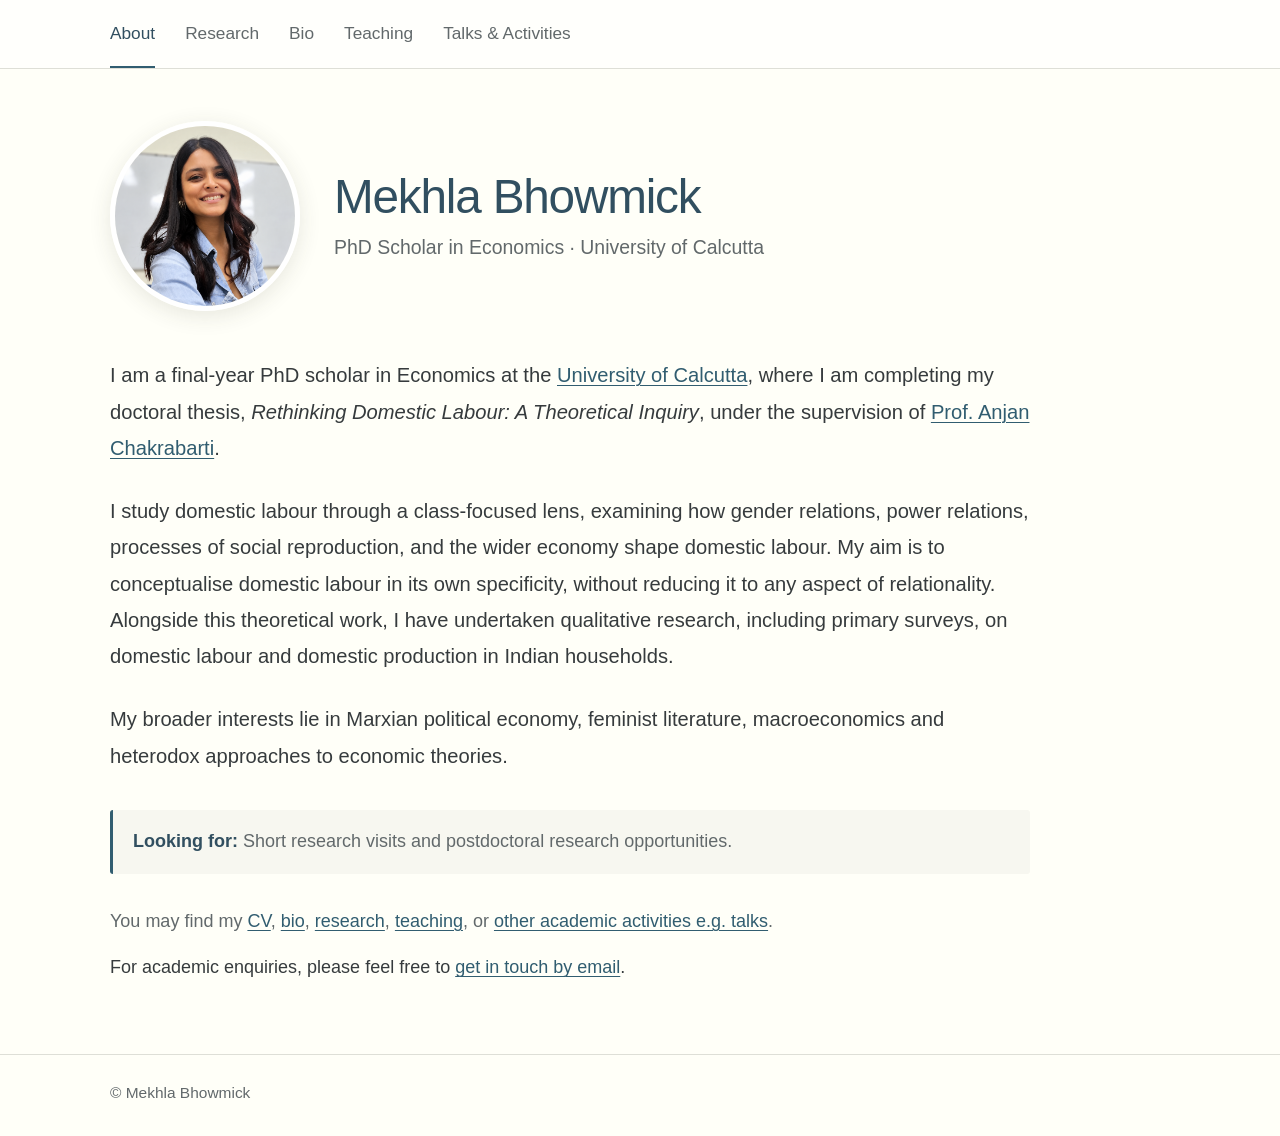
<file: index.html>
<!DOCTYPE html>
<html lang="en">
<head>
  <meta charset="utf-8">
  <meta name="viewport" content="width=device-width, initial-scale=1">

  <title>Mekhla Bhowmick — Economics, University of Calcutta</title>
  <meta name="description" content="Mekhla Bhowmick is a PhD scholar in Economics at the University of Calcutta. Her research focuses on domestic labour, Marxian political economy, and feminist economics.">

  <link rel="canonical" href="https://mekhlabhowmick.github.io/">

  <meta property="og:type" content="profile">
  <meta property="og:site_name" content="Mekhla Bhowmick">
  <meta property="og:title" content="Mekhla Bhowmick — Economics, University of Calcutta">
  <meta property="og:description" content="Research on domestic labour, Marxian political economy, and feminist economics.">
  <meta property="og:url" content="https://mekhlabhowmick.github.io/">
  <meta property="og:image" content="https://mekhlabhowmick.github.io/photo.jpg">

  <meta name="twitter:card" content="summary">
  <meta name="twitter:title" content="Mekhla Bhowmick — Economics, University of Calcutta">
  <meta name="twitter:description" content="Research on domestic labour, Marxian political economy, and feminist economics.">
  <meta name="twitter:image" content="https://mekhlabhowmick.github.io/photo.jpg">

  <script type="application/ld+json">
  {
    "@context": "https://schema.org",
    "@type": "Person",
    "name": "Mekhla Bhowmick",
    "url": "https://mekhlabhowmick.github.io/",
    "image": "https://mekhlabhowmick.github.io/photo.jpg",
    "email": "mailto:reachmekhla@gmail.com",
    "jobTitle": "PhD Scholar in Economics",
    "affiliation": {
      "@type": "Organization",
      "name": "University of Calcutta",
      "url": "https://www.caluniv.ac.in/"
    },
    "workLocation": {
      "@type": "PostalAddress",
      "addressLocality": "Kolkata",
      "addressCountry": "IN"
    },
    "knowsAbout": [
      "Political economy of domestic labour",
      "Marxian class analysis",
      "Feminist economics",
      "Social reproduction",
      "Informal production",
      "History of economic thought"
    ]
  }
  </script>

  <link rel="stylesheet" href="style.css">

  <link rel="icon" href="data:image/svg+xml,%3Csvg%20xmlns%3D%27http%3A%2F%2Fwww.w3.org%2F2000%2Fsvg%27%20viewBox%3D%270%200%2064%2064%27%3E%3Crect%20width%3D%2764%27%20height%3D%2764%27%20rx%3D%2712%27%20fill%3D%27%23fffff8%27%2F%3E%3Ctext%20x%3D%2732%27%20y%3D%2745%27%20text-anchor%3D%27middle%27%20font-family%3D%27Helvetica%2CArial%2Csans-serif%27%20font-size%3D%2740%27%20fill%3D%27%23444444%27%3EM%3C%2Ftext%3E%3C%2Fsvg%3E">
</head>

<body>

<nav class="topnav" aria-label="Main navigation">
  <div class="wrap">
    <a class="current" href="/" aria-current="page">About</a>
    <a href="/research.html">Research</a>
    <a href="/bio.html">Bio</a>
    <a href="/teaching.html">Teaching</a>
    <a href="/misc.html">Talks &amp; Activities</a>
  </div>
</nav>

<main class="wrap">

  <header class="masthead">
    <img
      class="portrait"
      src="e8af37a7-d0ae-4c0d-846d-1d792ef50eb2.png"
      alt="Mekhla Bhowmick"
      width="200"
      height="200"
    >

    <div>
      <h1>Mekhla Bhowmick</h1>
      <p class="role">PhD Scholar in Economics · University of Calcutta</p>
    </div>
  </header>

  <p class="lede">
    I am a final-year PhD scholar in Economics at the
    <a href="https://www.caluniv.ac.in/">University of Calcutta</a>,
    where I am completing my doctoral thesis,
    <em>Rethinking Domestic Labour: A Theoretical Inquiry</em>,
    under the supervision of 
    <a href="https://scholar.google.com/citations?user=4tjsK98AAAAJ&hl=en">Prof. Anjan Chakrabarti</a>.
  </p>

<!--
   <section class="interests" aria-labelledby="research-interests">
  <div class="interest-block">

    <h2 id="research-interests">Research interests</h2>

    <ul class="taglist">
      <li>Political economy of domestic labour</li>
      <li>Marxian class analysis</li>
      <li>Feminist economics</li>
      <li>Social reproduction</li>
      <li>Informal production in India</li>
      <li>Home-based enterprises</li>
      <li>History of economic thought</li>
    </ul>

  </div>
</section>
-->

  
  <p class="lede">
I study domestic labour through a class-focused lens, examining how gender relations, power relations, 
processes of social reproduction, and the wider economy shape domestic labour. My aim is to conceptualise
domestic labour in its own specificity, without reducing it to any aspect of relationality. 
Alongside this theoretical work, I have undertaken qualitative research, including primary surveys,
on domestic labour and domestic production in Indian households.  <br>
</p>

<p class="lede">  
My broader interests lie in Marxian political economy, feminist literature, macroeconomics and 
heterodox approaches to economic theories. 

  </p>


  
  <p class="profilerow">
    <strong>Looking for:</strong>
    Short research visits and postdoctoral research opportunities.
  </p>

  <p class="explore">
    You may find my
    <a href="/mycv.pdf">CV</a>, 
    <a href="/bio.html">bio</a>,
    <a href="/research.html">research</a>,
    <a href="/teaching.html">teaching</a>,
    or <a href="/misc.html">other academic activities e.g. talks</a>.
  </p>

  <p class="contact">
    For academic enquiries, please feel free to
    <a href="mailto:reachmekhla@gmail.com">get in touch by email</a>.
  </p>

</main>

<footer class="pagefoot">
  <div class="wrap">&copy; Mekhla Bhowmick</div>
</footer>

</body>
</html>
</file>
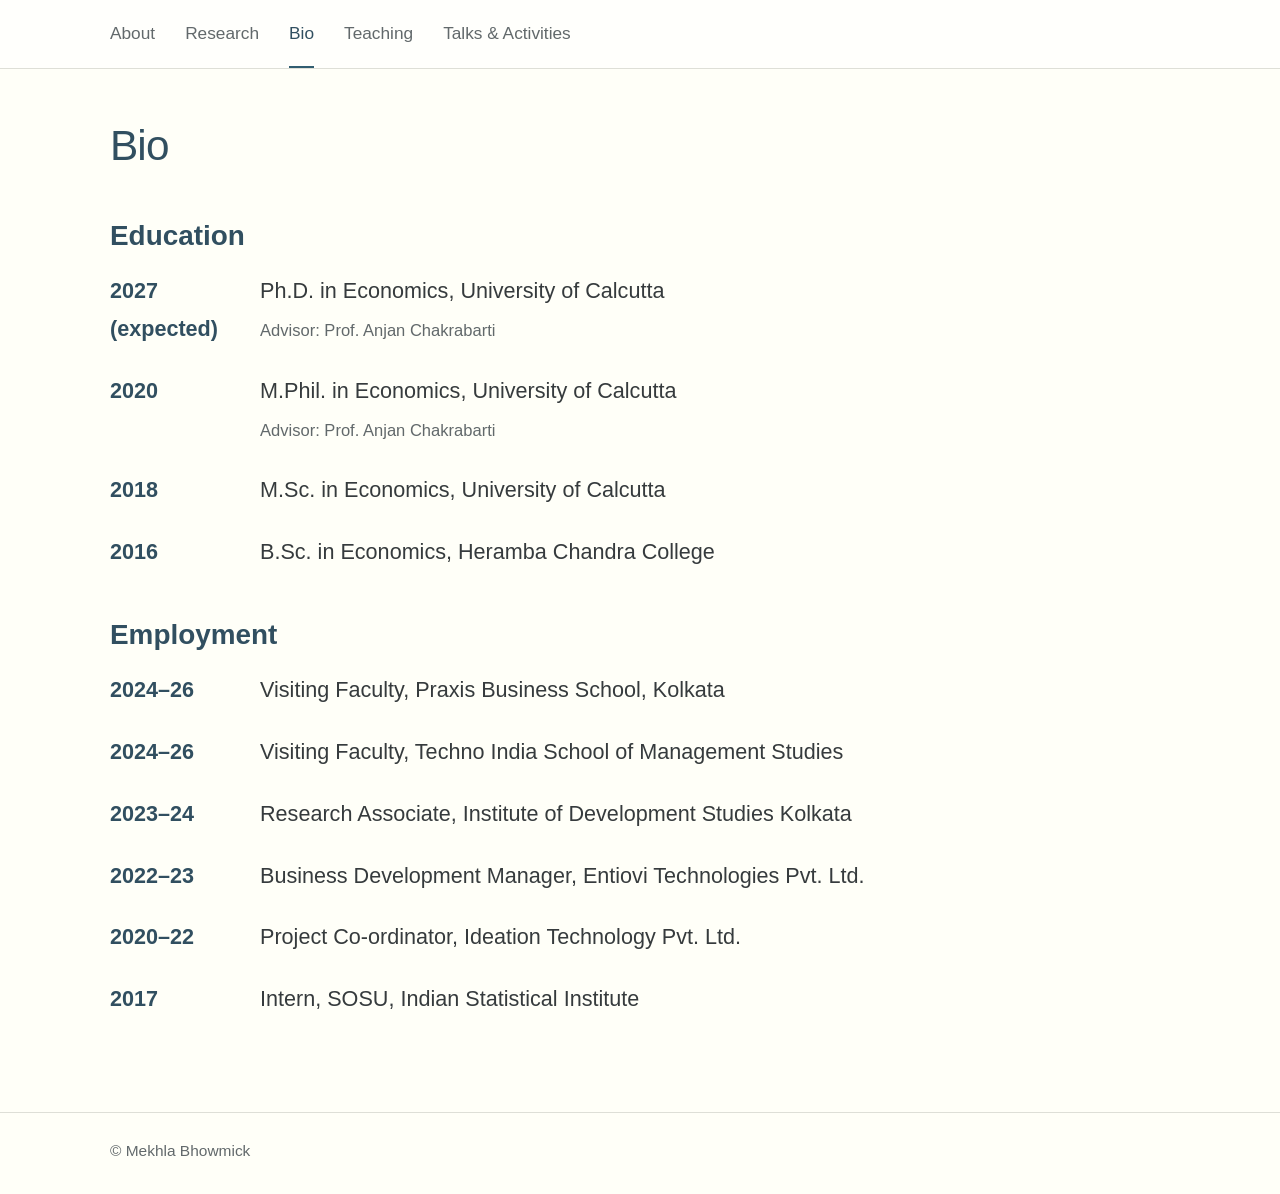
<file: bio.html>
<!DOCTYPE html>
<html lang="en">
<head>
<meta charset="utf-8">
<meta name="viewport" content="width=device-width, initial-scale=1">

<title>Bio &mdash; Mekhla Bhowmick</title>
<meta name="description" content="Education and employment history of Mekhla Bhowmick, PhD scholar in Economics at the University of Calcutta.">

<link rel="canonical" href="https://mekhlabhowmick.github.io/bio.html">

<meta property="og:type" content="profile">
<meta property="og:site_name" content="Mekhla Bhowmick">
<meta property="og:title" content="Bio &mdash; Mekhla Bhowmick">
<meta property="og:description" content="Education and employment history.">
<meta property="og:url" content="https://mekhlabhowmick.github.io/bio.html">
<meta property="og:image" content="https://mekhlabhowmick.github.io/photo.jpg">

<link rel="stylesheet" href="style.css">
<link rel="icon" href="data:image/svg+xml,%3Csvg%20xmlns%3D%27http%3A%2F%2Fwww.w3.org%2F2000%2Fsvg%27%20viewBox%3D%270%200%2064%2064%27%3E%3Crect%20width%3D%2764%27%20height%3D%2764%27%20rx%3D%2712%27%20fill%3D%27%23fffff8%27%2F%3E%3Ctext%20x%3D%2732%27%20y%3D%2745%27%20text-anchor%3D%27middle%27%20font-family%3D%27Helvetica%2CArial%2Csans-serif%27%20font-size%3D%2740%27%20fill%3D%27%23444444%27%3EM%3C%2Ftext%3E%3C%2Fsvg%3E">
</head>

<body>

<nav class="topnav">
  <div class="wrap">
    <a href="/">About</a>
    <a href="/research.html">Research</a>
    <a class="current" href="/bio.html">Bio</a>
    <a href="/teaching.html">Teaching</a>
    <a href="/misc.html">Talks &amp; Activities</a>
  </div>
</nav>

<main class="wrap">

  <h1 class="pagetitle">Bio</h1>

  <h2>Education</h2>

  <dl class="timeline">

    <dt>2027 (expected)</dt>
    <dd>
      Ph.D. in Economics, University of Calcutta<br>
      <span class="note">Advisor: Prof. Anjan Chakrabarti</span>
    </dd>

    <dt>2020</dt>
    <dd>
      M.Phil. in Economics, University of Calcutta<br>
      <span class="note">Advisor: Prof. Anjan Chakrabarti</span>
    </dd>

    <dt>2018</dt>
    <dd>
      M.Sc. in Economics, University of Calcutta
    </dd>

    <dt>2016</dt>
    <dd>
      B.Sc. in Economics, Heramba Chandra College
    </dd>

  </dl>

  <h2>Employment</h2>

  <dl class="timeline">

    <dt>2024&ndash;26</dt>
    <dd>
      Visiting Faculty, Praxis Business School, Kolkata
    </dd>

    <dt>2024&ndash;26</dt>
    <dd>
      Visiting Faculty, Techno India School of Management Studies
    </dd>

    <dt>2023&ndash;24</dt>
    <dd>
      Research Associate, Institute of Development Studies Kolkata
    </dd>

    <dt>2022&ndash;23</dt>
    <dd>
      Business Development Manager, Entiovi Technologies Pvt. Ltd.
    </dd>

    <dt>2020&ndash;22</dt>
    <dd>
      Project Co-ordinator, Ideation Technology Pvt. Ltd.
    </dd>

    <dt>2017</dt>
    <dd>
      Intern, SOSU, Indian Statistical Institute
    </dd>

  </dl>

</main>

<footer class="pagefoot">
  <div class="wrap">&copy; Mekhla Bhowmick</div>
</footer>

</body>
</html>
</file>
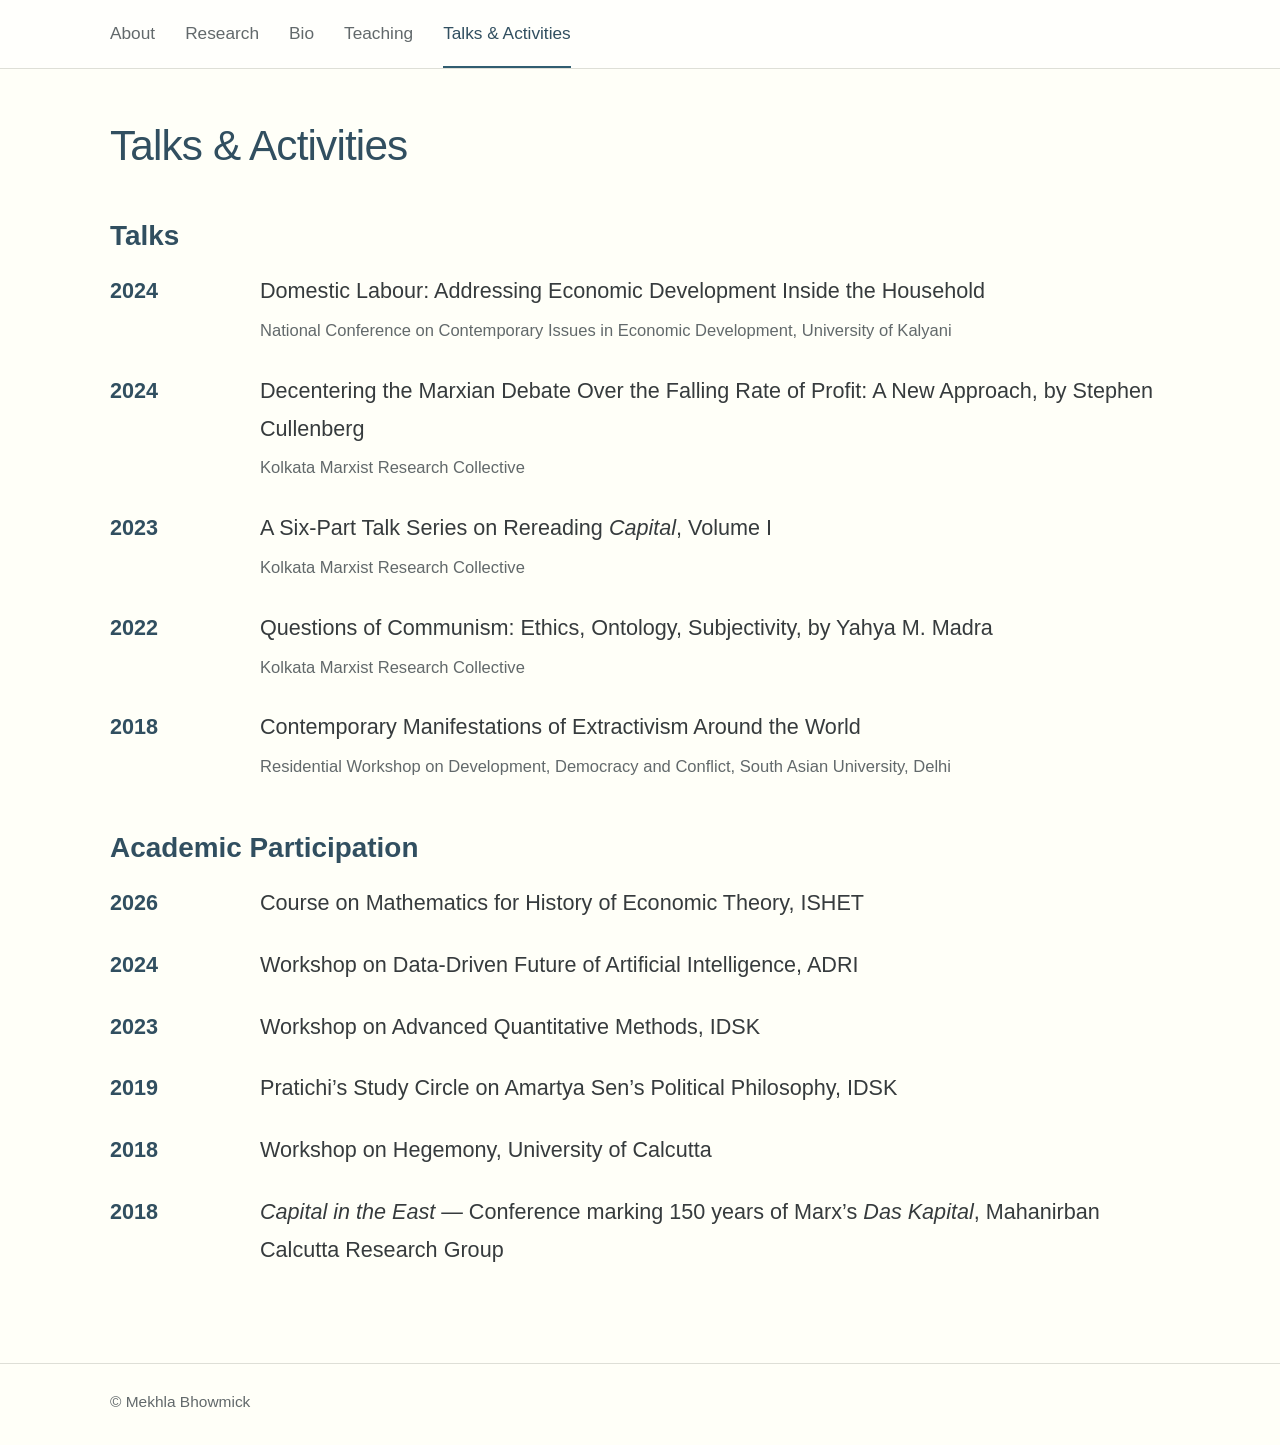
<file: misc.html>
<!DOCTYPE html>
<html lang="en">
<head>
<meta charset="utf-8">
<meta name="viewport" content="width=device-width, initial-scale=1">

<title>Talks &amp; Activities &mdash; Mekhla Bhowmick</title>
<meta name="description" content="Talks, conferences, workshops, and academic activities of Mekhla Bhowmick.">

<link rel="canonical" href="https://mekhlabhowmick.github.io/misc.html">

<meta property="og:type" content="website">
<meta property="og:site_name" content="Mekhla Bhowmick">
<meta property="og:title" content="Talks &amp; Activities &mdash; Mekhla Bhowmick">
<meta property="og:description" content="Talks, conferences, workshops, and academic activities.">
<meta property="og:url" content="https://mekhlabhowmick.github.io/misc.html">
<meta property="og:image" content="https://mekhlabhowmick.github.io/photo.jpg">

<link rel="stylesheet" href="style.css">
<link rel="icon" href="data:image/svg+xml,%3Csvg%20xmlns%3D%27http%3A%2F%2Fwww.w3.org%2F2000%2Fsvg%27%20viewBox%3D%270%200%2064%2064%27%3E%3Crect%20width%3D%2764%27%20height%3D%2764%27%20rx%3D%2712%27%20fill%3D%27%23fffff8%27%2F%3E%3Ctext%20x%3D%2732%27%20y%3D%2745%27%20text-anchor%3D%27middle%27%20font-family%3D%27Helvetica%2CArial%2Csans-serif%27%20font-size%3D%2740%27%20fill%3D%27%23444444%27%3EM%3C%2Ftext%3E%3C%2Fsvg%3E">
</head>

<body>

<nav class="topnav">
  <div class="wrap">
    <a href="/">About</a>
    <a href="/research.html">Research</a>
    <a href="/bio.html">Bio</a>
    <a href="/teaching.html">Teaching</a>
    <a class="current" href="/misc.html">Talks &amp; Activities</a>
  </div>
</nav>

<main class="wrap">

  <h1 class="pagetitle">Talks &amp; Activities</h1>

  <h2>Talks</h2>

<dl class="timeline">

  <dt>2024</dt>
  <dd>
    Domestic Labour: Addressing Economic Development Inside the Household<br>
    <span class="note">National Conference on Contemporary Issues in Economic Development, University of Kalyani</span>
  </dd>

 



  <dt>2024</dt>
  <dd>
    Decentering the Marxian Debate Over the Falling Rate of Profit:
    A New Approach, by Stephen Cullenberg<br>
    <span class="note">Kolkata Marxist Research Collective</span>
  </dd>

<dt>2023</dt>
<dd>
  A Six-Part Talk Series on Rereading <em>Capital</em>, Volume I<br>
  <span class="note">Kolkata Marxist Research Collective</span>
</dd>



  <dt>2022</dt>
  <dd>
    Questions of Communism: Ethics, Ontology, Subjectivity, by Yahya M. Madra<br>
    <span class="note">Kolkata Marxist Research Collective</span>
  </dd>

  <dt>2018</dt>
  <dd>
    Contemporary Manifestations of Extractivism Around the World<br>
    <span class="note">Residential Workshop on Development, Democracy and Conflict, South Asian University, Delhi</span>
  </dd>

</dl>
  
  <h2>Academic Participation</h2>

  <dl class="timeline">

    <dt>2026</dt>
    <dd>
      Course on Mathematics for History of Economic Theory, ISHET
    </dd>

    <dt>2024</dt>
    <dd>
      Workshop on Data-Driven Future of Artificial Intelligence, ADRI
    </dd>



    <dt>2023</dt>
    <dd>
      Workshop on Advanced Quantitative Methods, 
      IDSK
    </dd>


    <dt>2019</dt>
    <dd>
      Pratichi&rsquo;s Study Circle on Amartya Sen&rsquo;s Political Philosophy,
      IDSK
    </dd>

    <dt>2018</dt>
    <dd>
      Workshop on Hegemony, University of Calcutta
    </dd>

    <dt>2018</dt>
    <dd>
      <em>Capital in the East</em> &mdash; Conference marking 150 years of
      Marx&rsquo;s <em>Das Kapital</em>, Mahanirban Calcutta Research Group
    </dd>

  </dl>

</main>

<footer class="pagefoot">
  <div class="wrap">&copy; Mekhla Bhowmick</div>
</footer>

</body>
</html>
</file>
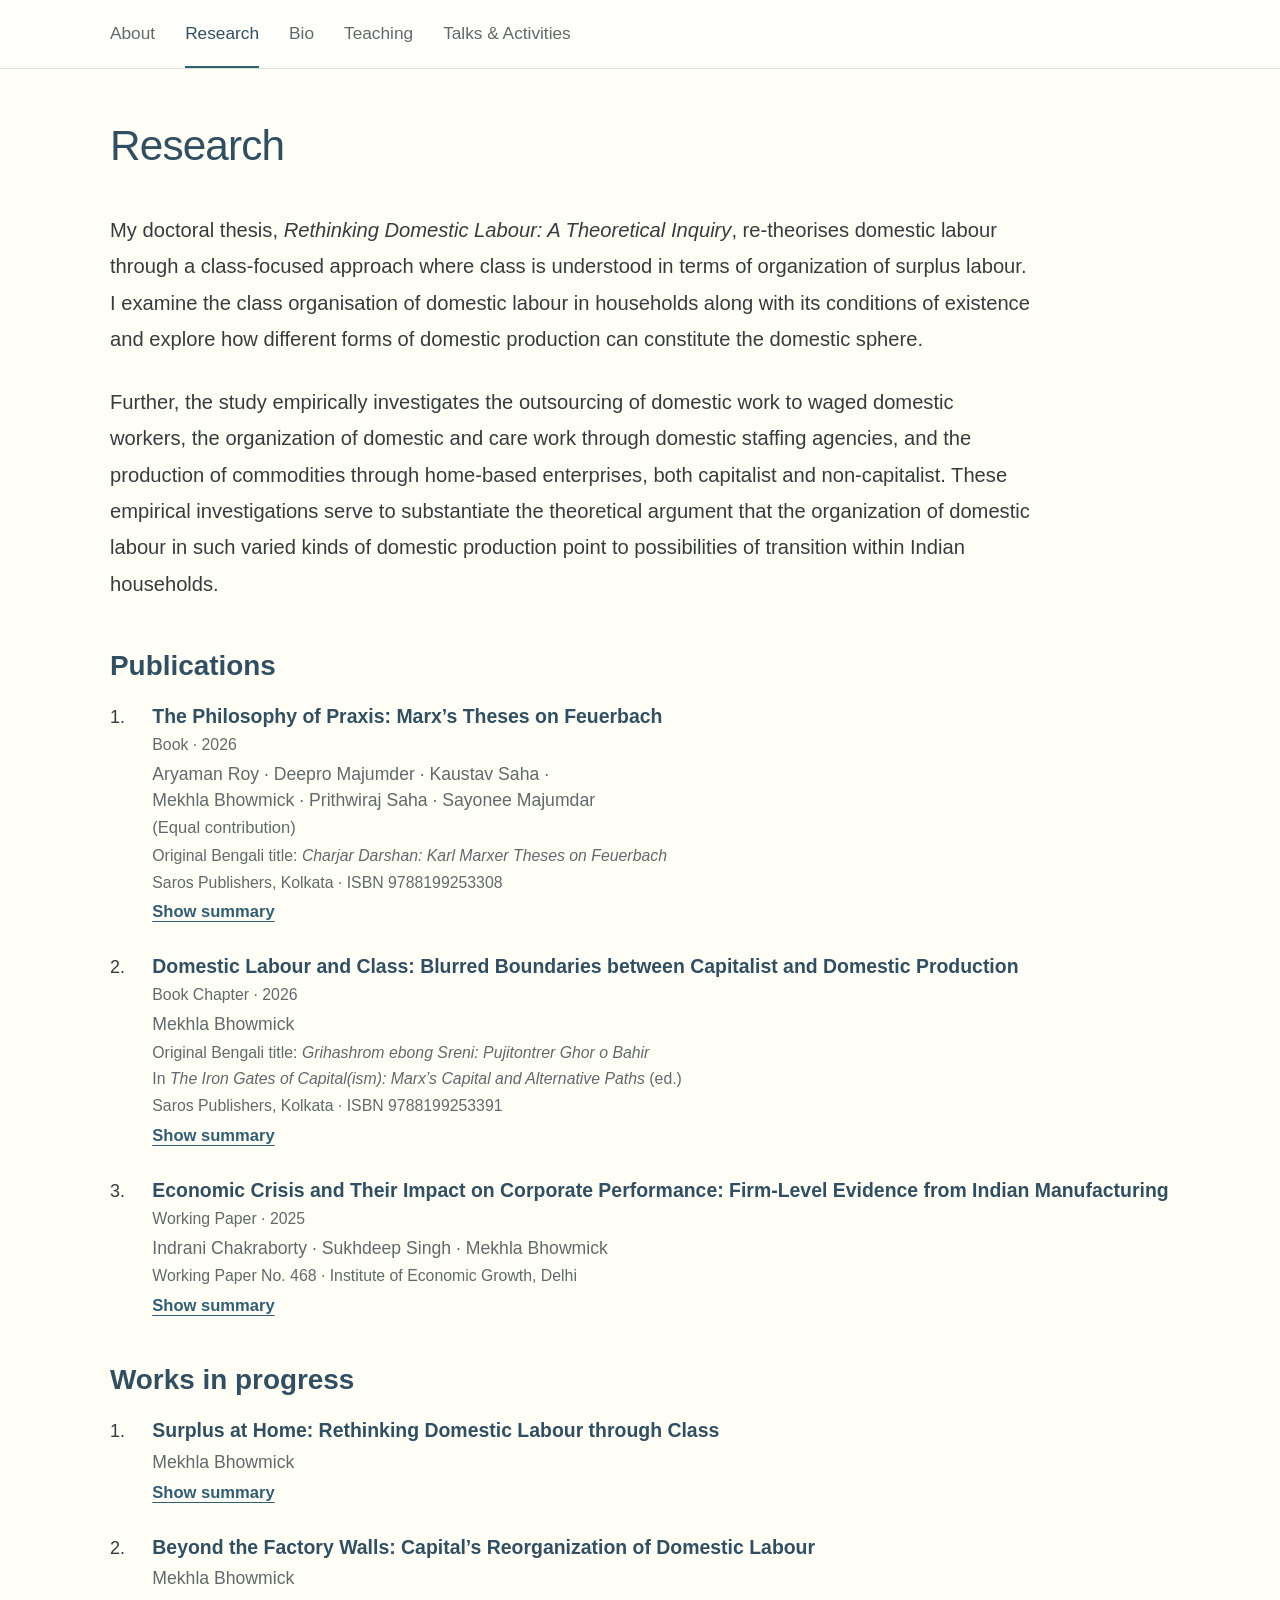
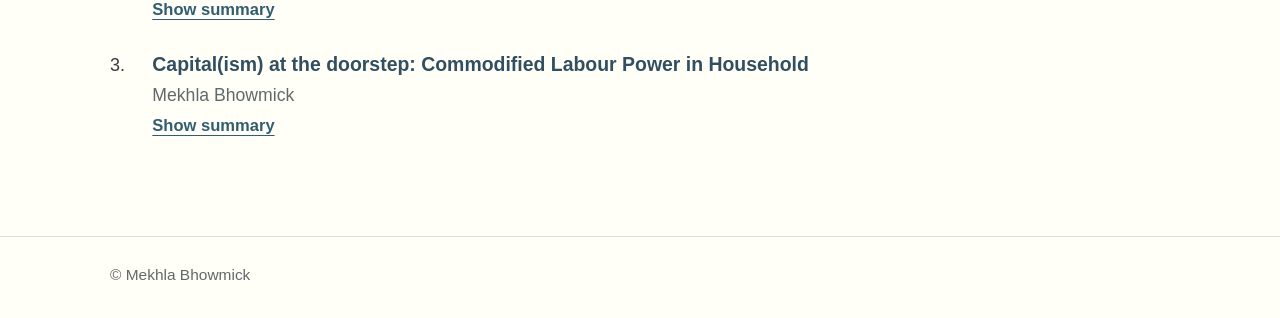
<file: research.html>
<!DOCTYPE html>
<html lang="en">
<head>
<meta charset="utf-8">
<meta name="viewport" content="width=device-width, initial-scale=1">

<title>Research &mdash; Mekhla Bhowmick</title>

<meta name="description"
      content="Research, publications, and working papers of Mekhla Bhowmick, PhD scholar in Economics at the University of Calcutta.">

<link rel="canonical"
      href="https://mekhlabhowmick.github.io/research.html">

<meta property="og:type" content="website">
<meta property="og:site_name" content="Mekhla Bhowmick">
<meta property="og:title" content="Research &mdash; Mekhla Bhowmick">
<meta property="og:description"
      content="Research on domestic labour, Marxian political economy, and feminist economics.">
<meta property="og:url"
      content="https://mekhlabhowmick.github.io/research.html">
<meta property="og:image"
      content="https://mekhlabhowmick.github.io/photo.jpg">

<link rel="stylesheet" href="style.css">

<link rel="icon"
      href="data:image/svg+xml,%3Csvg%20xmlns%3D%27http%3A%2F%2Fwww.w3.org%2F2000%2Fsvg%27%20viewBox%3D%270%200%2064%2064%27%3E%3Crect%20width%3D%2764%27%20height%3D%2764%27%20rx%3D%2712%27%20fill%3D%27%23fffff8%27%2F%3E%3Ctext%20x%3D%2732%27%20y%3D%2745%27%20text-anchor%3D%27middle%27%20font-family%3D%27Helvetica%2CArial%2Csans-serif%27%20font-size%3D%2740%27%20fill%3D%27%23444444%27%3EM%3C%2Ftext%3E%3C%2Fsvg%3E">

</head>

<body>

<nav class="topnav">
  <div class="wrap">
    <a href="/">About</a>
    <a class="current" href="/research.html">Research</a>
    <a href="/bio.html">Bio</a>
    <a href="/teaching.html">Teaching</a>
    <a href="/misc.html">Talks &amp; Activities</a>
  </div>
</nav>


<main class="wrap">

  <h1 class="pagetitle">Research</h1>


  <p class="lede">
    My doctoral thesis, <em>Rethinking Domestic Labour: A Theoretical Inquiry</em>, re-theorises domestic labour through a 
        class-focused approach where class is understood in terms of organization of surplus labour.
        I examine the class organisation of domestic labour in households along with its conditions of 
        existence and explore how different forms of domestic production can constitute the domestic sphere.
 </p>
      
   <p class="lede">     
        Further, the study empirically investigates the outsourcing of domestic work to waged domestic workers,
        the organization of domestic and care work through domestic staffing agencies,
        and the production of commodities through home-based enterprises, both capitalist
        and non-capitalist. These empirical investigations serve to substantiate the theoretical 
        argument that the organization of domestic labour in such varied kinds of domestic
        production point to possibilities of transition within Indian households.

  </p>


  <!-- =====================================================
       PUBLICATIONS
       ===================================================== -->

  <div class="publications">

    <h2>Publications</h2>



     <ol class="pubs">

  <!-- Philosophy of Praxis -->

  <li data-key="philosophy-praxis">

    <div class="pub-title">
      The Philosophy of Praxis: Marx&rsquo;s Theses on Feuerbach
    </div>

    <div class="pub-meta">
      <span class="pub-venue">
        Book &middot; 2026
      </span>
    </div>

    <div class="pub-authors">
      Aryaman Roy &middot; Deepro Majumder &middot; Kaustav Saha &middot;<br>
      Mekhla Bhowmick &middot; Prithwiraj Saha &middot; Sayonee Majumdar
      <br>
      <span class="note">(Equal contribution)</span>
    </div>

    <div class="pub-meta">
      <span class="pub-venue">
        Original Bengali title:
        <em>Charjar Darshan: Karl Marxer Theses on Feuerbach</em>
      </span>
    </div>

    <div class="pub-meta">
      <span class="pub-venue">
        Saros Publishers, Kolkata &middot; ISBN 9788199253308
      </span>
    </div>

    <button class="abstract-toggle"
            type="button"
            aria-expanded="false"
            onclick="toggleSummary(this)">
      Show summary
    </button>

    <div class="abstract">
      <strong>Summary</strong>

      <p>
        In 1845, Marx articulated the initial framework of
        <em>The German Ideology</em> in the form of eleven
        &ldquo;Theses on Feuerbach.&rdquo; This book presents a Bengali
        translation of the <em>Theses on Feuerbach</em>, rendered with
        reference to both the German and English texts, accompanied by
        a discussion of each thesis.
      </p>

      <p>
        In the twenty-first century, at a time when conventional
        left-wing politics faces uncertainty regarding political
        philosophy, Marx&rsquo;s &ldquo;Philosophy of Praxis&rdquo;
        offers a framework for thinking about a different kind of
        transformative politics.
      </p>
    </div>

  </li>


  <!-- Domestic Labour and Class -->

  <li data-key="domestic-labour-class">

    <div class="pub-title">
      Domestic Labour and Class: Blurred Boundaries between
      Capitalist and Domestic Production
    </div>

    <div class="pub-meta">
      <span class="pub-venue">
        Book Chapter &middot; 2026
      </span>
    </div>

    <div class="pub-authors">
      Mekhla Bhowmick
    </div>

   

    <div class="pub-meta">
      <span class="pub-venue">
        Original Bengali title:
        <em>Grihashrom ebong Sreni: Pujitontrer Ghor o Bahir</em>
      </span>
    </div>
 <div class="pub-meta">
      <span class="pub-venue">
        In <em>The Iron Gates of Capital(ism): Marx&rsquo;s Capital and
        Alternative Paths</em> (ed.)
      </span>
    </div>
    <div class="pub-meta">
      <span class="pub-venue">
        Saros Publishers, Kolkata &middot; ISBN 9788199253391
      </span>
    </div>

    <button class="abstract-toggle"
            type="button"
            aria-expanded="false"
            onclick="toggleSummary(this)">
      Show summary
    </button>

    <div class="abstract">
      <strong>Summary</strong>

      <p>
        This chapter presents a critical reading of existing theories
        of domestic labour, arguing that the concept has, at best,
        remained under-theorised or only partially theorised, often
        being reduced to a particular aspect, system, event, or
        phenomenon.
      </p>

      <p>
        A class-focused analysis offers a radically different way of
        understanding the heterogeneous nature of domestic production,
        which in turn shapes the processes and forms of domestic
        labour.
      </p>
    </div>

  </li>


  <!-- Economic Crisis -->

  <li data-key="economic-crisis">

    <div class="pub-title">
      Economic Crisis and Their Impact on Corporate Performance:
      Firm-Level Evidence from Indian Manufacturing
    </div>

    <div class="pub-meta">
      <span class="pub-venue">
        Working Paper &middot; 2025
      </span>
    </div>

    <div class="pub-authors">
      Indrani Chakraborty &middot; Sukhdeep Singh &middot;
      Mekhla Bhowmick
    </div>

    <div class="pub-meta">
      <span class="pub-venue">
        Working Paper No. 468 &middot;
        Institute of Economic Growth, Delhi
      </span>
    </div>

    <button class="abstract-toggle"
            type="button"
            aria-expanded="false"
            onclick="toggleSummary(this)">
      Show summary
    </button>

    <div class="abstract">
      <strong>Summary</strong>

      <p>
        The paper examines how major economic crises affected the
        performance and survival of Indian manufacturing firms,
        focusing on the roles of capital intensity, competition,
        leverage, and firm size.
      </p>
    </div>

  </li>

</ol>

        
  </div>


  <!-- =====================================================
       WORKS IN PROGRESS
       ===================================================== -->

  <div class="works-in-progress">

    <h2>Works in progress</h2>




    <ol class="pubs">


      <li data-key="surplus-home">

          <div class="pub-title">
            Surplus at Home: Rethinking Domestic Labour through Class
          </div>

      <div class="pub-authors">
      Mekhla Bhowmick
    </div>
          <button class="abstract-toggle"
                  type="button"
                  aria-expanded="false"
                  onclick="toggleSummary(this)">
            Show summary
          </button>

          <div class="abstract">
            <strong>Summary</strong>
            Building on Fraad, Resnick and Wolff&rsquo;s class analysis of the household, this paper examines domestic space through the
                analytical tools of class matrix and class set. It argues that domestic space may be constituted by multiple, 
                overlapping class structures—both exploitative and non-exploitative—giving rise to multiple class positions held 
                by domestic labour. It further challenges the conventional separation of the household from commodity production, 
                showing that domestic production is diverse, decentralised, and disaggregated. 
          </div>


      </li>


      <li data-key="domestic-capitalist-boundary">

          <div class="pub-title">
            Beyond the Factory Walls: Capital&rsquo;s Reorganization of Domestic Labour
          </div>

      <div class="pub-authors">
      Mekhla Bhowmick
    </div>

          <button class="abstract-toggle"
                  type="button"
                  aria-expanded="false"
                  onclick="toggleSummary(this)">
            Show summary
          </button>

          <div class="abstract">
            <strong>Summary</strong>
            Taking the case of domestic and care workers employed by households from staffing agencies,
                this paper argues that capitalism does not need to relocate all production physically
                into the household in order to shape domestic labour. Its dominance can be exercised precisely
                through the capacity to mediate and reorganize social reproduction, drawing domestic activities
                into wider circuits of commodification and accumulation. It reflects not only a change in the organization of 
                domestic work, but also the growing penetration of capitalist class relations into spheres of life, 
                until now historically viewed as external to capitalist production.
          </div>


      </li>



          
      <li data-key="paid-domestic-work">

          <div class="pub-title">
            Capital(ism) at the doorstep: Commodified Labour Power in Household
          </div>


    <div class="pub-authors">
      Mekhla Bhowmick
    </div>
          <button class="abstract-toggle"
                  type="button"
                  aria-expanded="false"
                  onclick="toggleSummary(this)">
            Show summary
          </button>

          <div class="abstract">
            <strong>Summary</strong>
           This paper examines the household not as a space insulated from capitalist relations,
                but as a site in which capitalist social relations can penetrate. 
                We deal with the case of outsourcing of domestic work, asking how the employment of
                paid domestic workers introduces the commodification of labour-power into a household 
                where the immediate products of labour remain non-commodities produced for self-consumption. 
                The study is substantiated with a primary survey of more than fifty domestic
                workers working in several households of North 24 Parganas and Kolkata districts of West Bengal. 
          </div>


      </li>

    </ol>

  </div>

</main>


<footer class="pagefoot">
  <div class="wrap">
    &copy; Mekhla Bhowmick
  </div>
</footer>


<script>
function toggleSummary(button) {
  const summary = button.nextElementSibling;
  const isOpen = summary.classList.contains("show");

  summary.classList.toggle("show");

  button.textContent = isOpen
    ? "Show summary"
    : "Hide summary";

  button.setAttribute(
    "aria-expanded",
    String(!isOpen)
  );
}
</script>

<script src="links.js?v=1"></script>

</body>
</html>
</file>
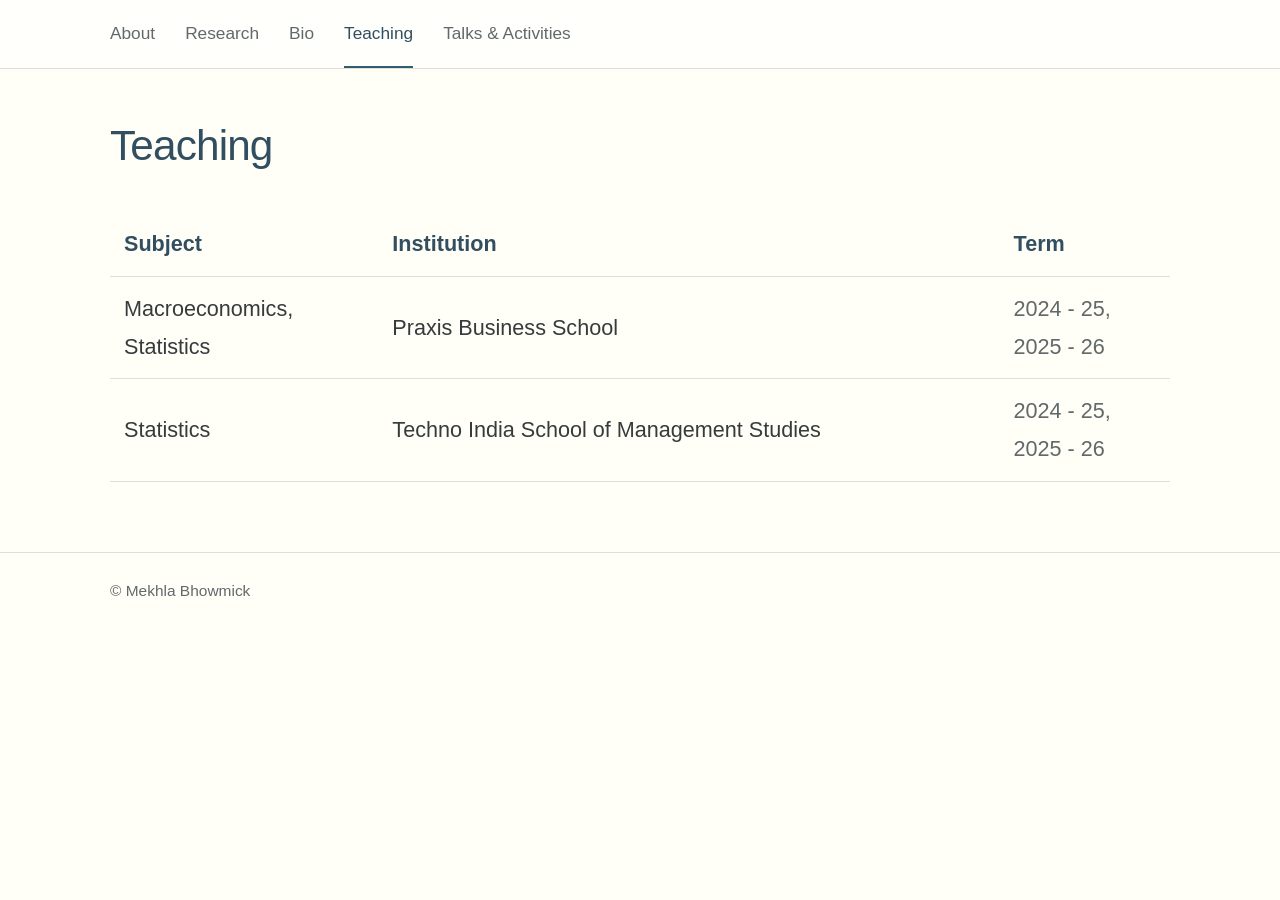
<file: teaching.html>
<!DOCTYPE html>
<html lang="en">
<head>
<meta charset="utf-8">
<meta name="viewport" content="width=device-width, initial-scale=1">

<title>Teaching &mdash; Mekhla Bhowmick</title>
<meta name="description" content="Teaching experience of Mekhla Bhowmick.">

<link rel="canonical" href="https://mekhlabhowmick.github.io/teaching.html">

<meta property="og:type" content="website">
<meta property="og:site_name" content="Mekhla Bhowmick">
<meta property="og:title" content="Teaching &mdash; Mekhla Bhowmick">
<meta property="og:description" content="Teaching experience.">
<meta property="og:url" content="https://mekhlabhowmick.github.io/teaching.html">
<meta property="og:image" content="https://mekhlabhowmick.github.io/photo.jpg">

<link rel="stylesheet" href="style.css">
<link rel="icon" href="data:image/svg+xml,%3Csvg%20xmlns%3D%27http%3A%2F%2Fwww.w3.org%2F2000%2Fsvg%27%20viewBox%3D%270%200%2064%2064%27%3E%3Crect%20width%3D%2764%27%20height%3D%2764%27%20rx%3D%2712%27%20fill%3D%27%23fffff8%27%2F%3E%3Ctext%20x%3D%2732%27%20y%3D%2745%27%20text-anchor%3D%27middle%27%20font-family%3D%27Helvetica%2CArial%2Csans-serif%27%20font-size%3D%2740%27%20fill%3D%27%23444444%27%3EM%3C%2Ftext%3E%3C%2Fsvg%3E">
</head>

<body>

<nav class="topnav">
  <div class="wrap">
    <a href="/">About</a>
    <a href="/research.html">Research</a>
    <a href="/bio.html">Bio</a>
    <a class="current" href="/teaching.html">Teaching</a>
    <a href="/misc.html">Talks &amp; Activities</a>
  </div>
</nav>

<main class="wrap">

 <h1 class="pagetitle">Teaching</h1>
  
  <table class="courses">
    <thead>
      <tr>
        <th scope="col">Subject</th>
        <th scope="col">Institution</th>
        <th scope="col">Term</th>
      </tr>
    </thead>

    <tbody>
      <tr>
        <td>Macroeconomics, <br> Statistics</td>
        <td>Praxis Business School</td>
        <td class="term">2024 - 25, <br> 2025 - 26</td>
      </tr>

      <tr>
        <td>Statistics</td>
        <td>Techno India School of Management Studies</td>
        <td class="term">2024 - 25, <br> 2025 - 26</td>
      </tr>
    </tbody>
  </table>

</main>

<footer class="pagefoot">
  <div class="wrap">&copy; Mekhla Bhowmick</div>
</footer>

</body>
</html>
</file>
<file: style.css>
/* =========================================================
   Mekhla Bhowmick — Academic Website
   ========================================================= */

:root {
  --background: #fffff8;
  --paper: #fffef9;
  --text: #363b3d;
  --heading: #314f60;
  --link: #315d70;
  --link-hover: #24495a;
  --muted: #62696b;
  --line: #dedfd7;
  --soft-bg: #f7f7f0;
  --accent: #315d70;
}

/* ---------- Base ---------- */

* {
  box-sizing: border-box;
}

html {
  font-size: 18px;
  scroll-behavior: smooth;
}

body {
  margin: 0;
  background: var(--background);
  color: var(--text);

  font-family:
    -apple-system,
    BlinkMacSystemFont,
    "Segoe UI",
    Helvetica,
    Arial,
    sans-serif;

  font-size: 1.2rem;
  line-height: 1.75;
  -webkit-font-smoothing: antialiased;
  -webkit-text-size-adjust: 100%;
}

/* ---------- Main width ---------- */

.wrap {
  width: min(100% - 48px, 1060px);
  margin: 0 auto;
}

/* ---------- Links ---------- */

a {
  color: var(--link);
  text-decoration-thickness: 1px;
  text-underline-offset: 3px;
}

a:hover {
  color: var(--link-hover);
}

a:focus-visible {
  outline: 2px solid var(--link);
  outline-offset: 4px;
  border-radius: 2px;
}

/* ---------- Navigation ---------- */

.topnav {
  border-bottom: 1px solid var(--line);
  background: rgba(255, 255, 255, 0.58);
}

.topnav .wrap {
  display: flex;
  align-items: center;
  gap: 30px;
  min-height: 64px;
}

.topnav a {
  color: var(--muted);
  text-decoration: none;
  font-size: 0.96rem;
  font-weight: 500;
  padding: 18px 0;
  border-bottom: 2px solid transparent;

  transition:
    color 0.15s ease,
    border-color 0.15s ease;
}

.topnav a:hover {
  color: var(--heading);
}

.topnav a.current {
  color: var(--heading);
  border-bottom-color: var(--accent);
}

/* ---------- Main content ---------- */

main.wrap {
  padding-top: 52px;
  padding-bottom: 70px;
}

p {
  margin: 0 0 25px;
  max-width: 920px;
}

/* ---------- Header ---------- */

.masthead {
  display: flex;
  align-items: center;
  gap: 34px;
  margin-bottom: 46px;
}

.masthead > div {
  min-width: 0;
}

.portrait {
  display: block;
  width: 190px;
  height: 190px;
  flex: 0 0 190px;
  object-fit: cover;
  border-radius: 50%;
  border: 5px solid #ffffff;
  box-shadow: 0 5px 22px rgba(60, 55, 45, 0.12);
}

/* ---------- Main name ---------- */

.masthead h1 {
  margin: 0 0 7px;
  color: var(--heading);

  font-family:
    -apple-system,
    BlinkMacSystemFont,
    "Segoe UI",
    Helvetica,
    Arial,
    sans-serif;

  font-size: 2.65rem;
  line-height: 1.15;
  font-weight: 400;
  letter-spacing: -0.025em;
}

.role {
  margin: 0;
  color: var(--muted);
  font-size: 1.08rem;
  line-height: 1.55;
}

.area {
  margin: 0;
  color: var(--heading);
  font-size: 1.50rem;
  line-height: 1.55;
  text-align: center;
}

/* ---------- Introductory text ---------- */

.lede {
  max-width: 920px;
  font-size: 1.12rem;
  line-height: 1.8;
  margin-bottom: 27px;
}

/* ---------- Headings ---------- */

h1,
h2,
h3 {
  color: var(--heading);

  font-family:
    -apple-system,
    BlinkMacSystemFont,
    "Segoe UI",
    Helvetica,
    Arial,
    sans-serif;
}

h2 {
  margin-top: 46px;
  margin-bottom: 18px;
  font-size: 1.55rem;
  line-height: 1.3;
  font-weight: 600;
}

h3 {
  margin-top: 0;
  margin-bottom: 14px;
  font-size: 1.08rem;
  font-weight: 600;
}

/* ---------- Research interests ---------- */

.interests {
  width: 100%;
  max-width: 920px;
  margin: 38px 0 42px;
  padding: 25px 0 28px;

  border-top: 1px solid var(--line);
  border-bottom: 1px solid var(--line);

  text-align: center;
}

.interest-block {
  width: 100%;
  margin: 0 auto;
  text-align: center;
}

.interest-block h2 {
  width: 100%;
  margin: 0 0 15px;

  color: var(--muted);

  font-family:
    -apple-system,
    BlinkMacSystemFont,
    "Segoe UI",
    Helvetica,
    Arial,
    sans-serif;

  font-size: 0.82rem;
  font-weight: 600;
  letter-spacing: 0.14em;
  line-height: 1.4;
  text-align: center;
  text-transform: uppercase;
}

.taglist {
  display: flex;
  flex-wrap: wrap;
  justify-content: center;
  align-items: center;

  width: 100%;
  margin: 0;
  padding: 0;

  list-style: none;
  gap: 8px 9px;
}

.taglist li {
  margin: 0;
  padding: 4px 13px;

  border: 1px solid #d5dfe4;
  border-radius: 20px;

  background: rgba(255, 255, 255, 0.72);

  color: var(--text);
  font-size: 0.91rem;
  line-height: 1.45;
  white-space: nowrap;
}

/* ---------- Looking for ---------- */

.profilerow {
  max-width: 920px;
  margin: 36px 0 32px;
  padding: 17px 20px;

  background: var(--soft-bg);
  border-left: 3px solid var(--accent);
  border-radius: 3px;

  color: var(--muted);
  font-size: 1rem;
  line-height: 1.65;
}

.profilerow strong {
  color: var(--heading);
  font-weight: 600;
}

/* ---------- Explore links ---------- */

.explore {
  margin: 0 0 15px;
  color: var(--muted);
  font-size: 1rem;
}

.contact {
  margin: 0;
  color: var(--text);
  font-size: 1rem;
}

/* ---------- Page titles ---------- */

.pagetitle {
  margin: 0 0 40px;
  color: var(--heading);

  font-family:
    -apple-system,
    BlinkMacSystemFont,
    "Segoe UI",
    Helvetica,
    Arial,
    sans-serif;

  font-size: 2.35rem;
  font-weight: 400;
  line-height: 1.2;
  letter-spacing: -0.02em;
}

/* ---------- Timeline ---------- */

.timeline {
  margin: 0;
}

.timeline dt {
  float: left;
  width: 125px;
  clear: left;
  color: var(--heading);
  font-weight: 600;
}

.timeline dd {
  margin-left: 150px;
  margin-bottom: 24px;
}

.note {
  color: var(--muted);
  font-size: 0.92rem;
}

/* ---------- Tables ---------- */

.courses {
  width: 100%;
  border-collapse: collapse;
  margin-top: 28px;
}

.courses th,
.courses td {
  padding: 13px 14px;
  text-align: left;
  border-bottom: 1px solid var(--line);
}

.courses th {
  color: var(--heading);
  font-weight: 600;
}

.courses .term {
  white-space: nowrap;
  color: var(--muted);
}


/* =========================================================
   Research / Publications
   ========================================================= */

/* ---------- Publication numbering ---------- */

.publications {
  counter-reset: publication;
}

.publications .pubs {
  padding-left: 2rem;
  margin-top: 0;
}

.publications .pubs li {
  list-style: none;
  counter-increment: publication;

  position: relative;

  padding-left: 0.35rem;
  margin-bottom: 30px;
}

.publications .pubs li::before {
  content: counter(publication) ".";

  position: absolute;
  left: -2rem;
  top: 0;

  color: var(--text);
  font-size: 1rem;
  font-weight: 400;
}


/* ---------- Works in Progress numbering ---------- */

.works-in-progress {
  counter-reset: work;
}

.works-in-progress .pubs {
  padding-left: 2rem;
  margin-top: 0;
}

.works-in-progress .pubs li {
  list-style: none;
  counter-increment: work;

  position: relative;

  padding-left: 0.35rem;
  margin-bottom: 30px;
}

.works-in-progress .pubs li::before {
  content: counter(work) ".";

  position: absolute;
  left: -2rem;
  top: 0;

  color: var(--text);
  font-size: 1rem;
  font-weight: 400;
}


/* ---------- Publication title ---------- */

.pub-title {
  margin: 0;

  color: var(--heading);
  font-size: 1.08rem;
  font-weight: 600;
  line-height: 1.45;
}

.pub-title .note {
  color: var(--muted);
  font-size: 0.92rem;
  font-weight: 400;
}


/* ---------- Authors ---------- */

.pub-authors {
  margin-top: 4px;

  color: var(--muted);
  font-size: 0.98rem;
  line-height: 1.5;
}


/* ---------- Publication details ---------- */

.pub-meta {
  margin-top: 3px;

  color: var(--muted);
  font-size: 0.88rem;
  line-height: 1.5;
}


/* ---------- Year ---------- */

.year-head {
  margin-top: 30px;
  margin-bottom: 14px;

  color: var(--accent);
  font-size: 1.05rem;
  font-weight: 600;
}


/* =========================================================
   Show / Hide Summary
   ========================================================= */

.abstract-toggle {
  display: block;

  margin-top: 8px;
  padding: 0;

  border: 0;
  background: none;

  color: var(--link);

  font-family: inherit;
  font-size: 0.92rem;
  font-weight: 600;

  cursor: pointer;

  text-decoration: underline;
  text-decoration-thickness: 1px;
  text-underline-offset: 4px;

  transition: color 0.15s ease;
}

.abstract-toggle:hover {
  color: var(--link-hover);
}

.abstract-toggle:focus-visible {
  outline: 2px solid var(--link);
  outline-offset: 4px;
  border-radius: 2px;
}


/* =========================================================
   Summary Box
   ========================================================= */

.abstract {
  display: none;

  max-width: 800px;
  margin-top: 14px;
  padding: 18px 22px;

  background: var(--soft-bg);

  border: 1px solid #e3e3da;
  border-radius: 12px;

  color: var(--muted);

  font-family:
    Georgia,
    "Times New Roman",
    serif;

  font-size: 1.02rem;
  line-height: 1.75;

  box-shadow: 0 2px 8px rgba(60, 55, 45, 0.04);
}

.abstract.show {
  display: block;
}


/* ---------- Summary heading ---------- */

.abstract strong {
  display: block;

  margin-bottom: 7px;

  color: var(--heading);

  font-family:
    -apple-system,
    BlinkMacSystemFont,
    "Segoe UI",
    Helvetica,
    Arial,
    sans-serif;

  font-size: 0.82rem;
  font-weight: 700;
  letter-spacing: 0.12em;
  line-height: 1.4;

  text-transform: uppercase;
}
/* ---------- Convention text ---------- */

.convention {
  color: var(--muted);
  font-size: 0.98rem;
}

/* =========================================================
   Footer
   ========================================================= */

.pagefoot {
  border-top: 1px solid var(--line);

  padding: 24px 0 30px;

  color: var(--muted);

  font-size: 0.86rem;
}


/* =========================================================
   Mobile
   ========================================================= */

@media (max-width: 700px) {

  html {
    font-size: 17px;
  }

  .wrap {
    width: min(100% - 32px, 1060px);
  }

  /* ---------- Navigation ---------- */

  .topnav .wrap {
    gap: 18px;
    min-height: 58px;
    overflow-x: auto;
  }

  .topnav a {
    white-space: nowrap;
    font-size: 0.9rem;
  }

  /* ---------- Main ---------- */

  main.wrap {
    padding-top: 38px;
  }

  /* ---------- Masthead ---------- */

  .masthead {
    flex-direction: column;
    align-items: flex-start;
    gap: 20px;
    margin-bottom: 36px;
  }

  .portrait {
    width: 155px;
    height: 155px;
    flex-basis: 155px;
  }

  .masthead h1 {
    font-size: 2.25rem;
  }

  .role {
    font-size: 1rem;
  }

  .lede {
    font-size: 1.05rem;
    line-height: 1.75;
  }

  /* ---------- Research interests ---------- */

  .interests {
    width: 100%;
    max-width: 100%;

    margin-top: 32px;
    margin-bottom: 34px;

    padding: 22px 0 25px;
  }

  .interest-block {
    width: 100%;
    text-align: center;
  }

  .taglist {
    justify-content: center;
    gap: 7px;
  }

  .taglist li {
    white-space: normal;
    font-size: 0.88rem;
  }

  /* ---------- Profile ---------- */

  .profilerow {
    margin-top: 30px;
  }

  /* ---------- Timeline ---------- */

  .timeline dt {
    float: none;
    width: auto;
    margin-bottom: 3px;
  }

  .timeline dd {
    margin-left: 0;
    margin-bottom: 22px;
  }

  /* ---------- Tables ---------- */

  .courses {
    font-size: 0.92rem;
  }

  .courses th,
  .courses td {
    padding: 10px 7px;
  }

  /* ---------- Publications ---------- */

  .publications .pubs,
  .works-in-progress .pubs {
    padding-left: 1.7rem;
  }

  .publications .pubs li,
  .works-in-progress .pubs li {
    padding-left: 0.2rem;
    margin-bottom: 28px;
  }

  .publications .pubs li::before,
  .works-in-progress .pubs li::before {
    left: -1.7rem;
  }

  .pub-title {
    font-size: 1.02rem;
  }

  .pub-authors {
    font-size: 0.94rem;
  }

  .pub-meta {
    font-size: 0.86rem;
  }

  .abstract-toggle {
    font-size: 0.88rem;
  }

  .abstract {
    padding: 0.95rem 1.05rem;
    border-radius: 10px;

    font-size: 0.93rem;
    line-height: 1.65;
  }
}


/* =========================================================
   Print
   ========================================================= */

@media print {

  body {
    background: white;
    color: black;
    font-size: 11pt;
  }

  .topnav {
    display: none;
  }

  .wrap {
    width: 100%;
    max-width: none;
  }

  main.wrap {
    padding-top: 0;
  }

  .masthead {
    break-inside: avoid;
  }

  a {
    color: inherit;
  }

  /*
     Show summaries when printing even though they are
     hidden interactively on the website.
  */

  .abstract-toggle {
    display: none;
  }

  .abstract {
    display: block;

    background: white;

    border-left: 1px solid #999;
  }

  .pagefoot {
    margin-top: 24px;
  }
}
</file>
